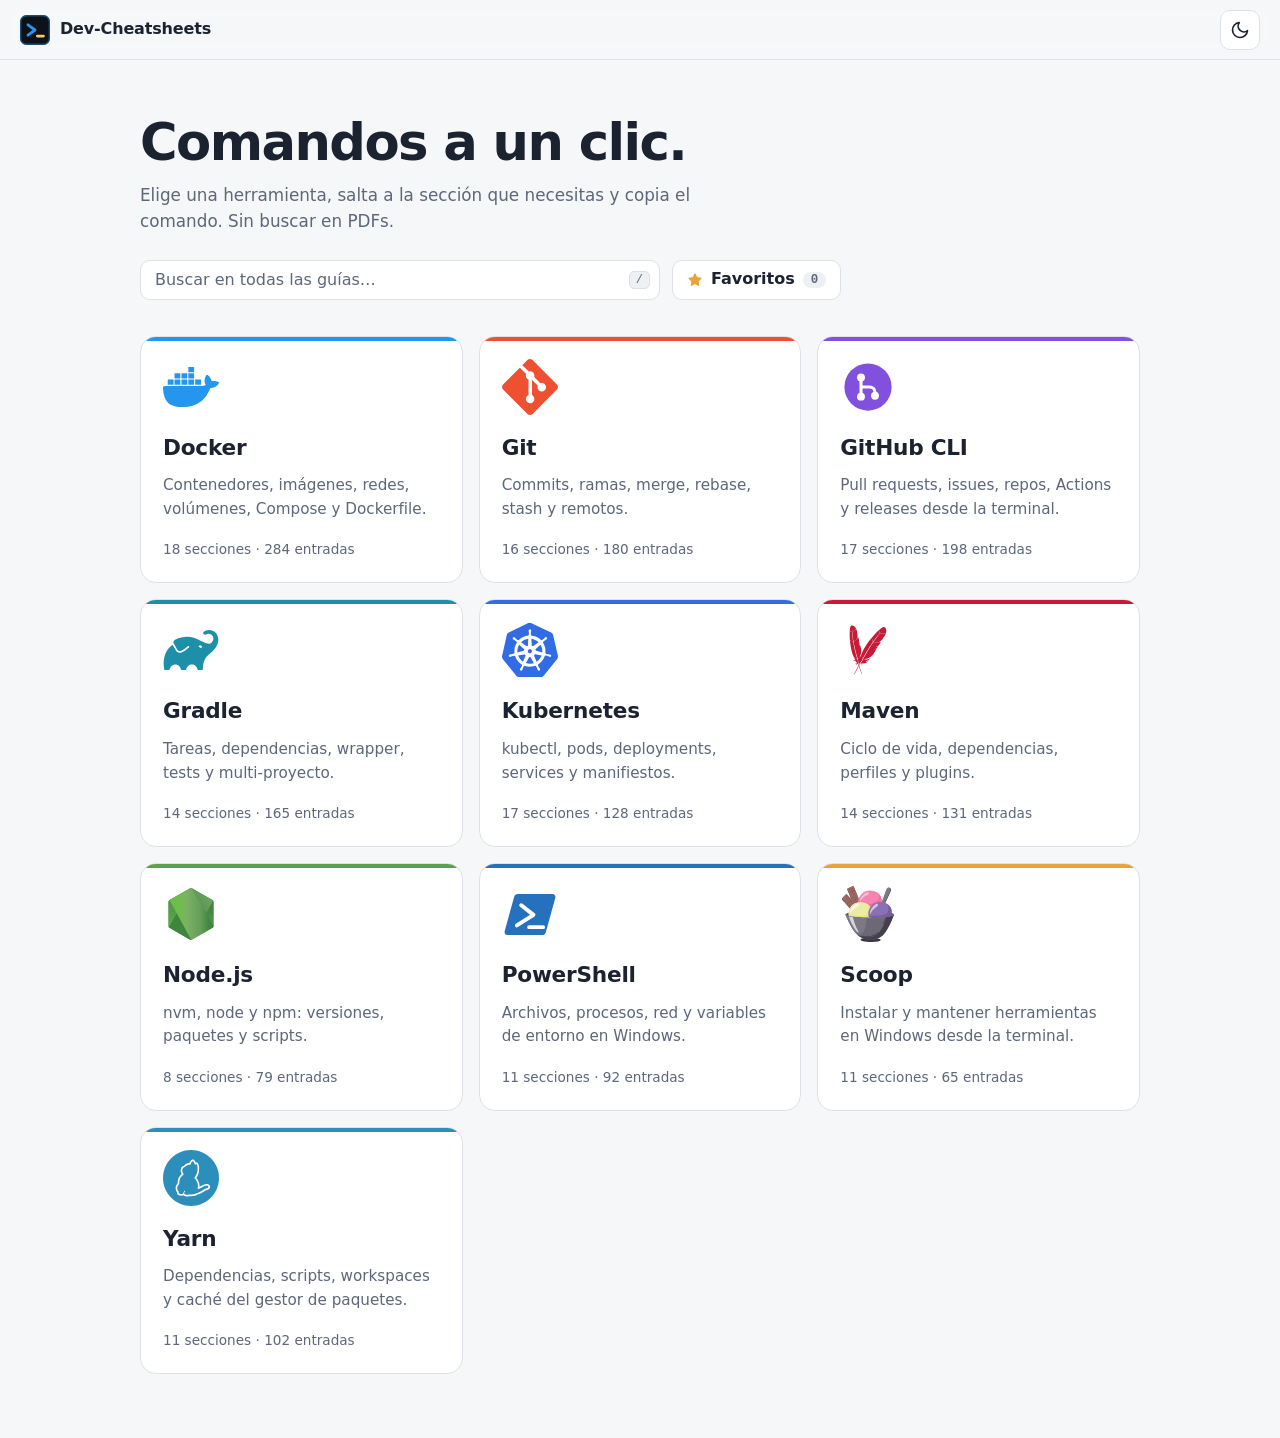
<file: index.html>
<!doctype html>
<html lang="es">
<head>
<meta charset="utf-8">
<meta name="viewport" content="width=device-width, initial-scale=1">
<title>Dev-Cheatsheets</title>
<meta name="description" content="Referencias rápidas de comandos, interactivas y copiables.">
<link rel="icon" href="assets/favicon.svg" type="image/svg+xml">
<link rel="stylesheet" href="assets/style.css">
<script src="assets/common.js"></script>
</head>
<body>
<header class="topbar">
  <a class="brand" href="index.html"><img class="logo" src="assets/favicon.svg" alt="" width="30" height="30">Dev-Cheatsheets</a>
  <span class="spacer"></span>
  <button id="lock" class="icon-btn" type="button" hidden></button>
  <button id="theme" class="icon-btn" type="button"></button>
</header>

<section class="hero">
  <h1>Comandos a un clic.</h1>
  <p>Elige una herramienta, salta a la sección que necesitas y copia el comando. Sin buscar en PDFs.</p>
  <div class="hero-row">
    <div class="search">
      <input id="q" type="search" placeholder="Buscar en todas las guías…" aria-label="Buscar en todas las guías" autocomplete="off">
      <kbd>/</kbd>
    </div>
    <a class="favbtn" href="favoritos.html" title="Ver tus comandos favoritos">
      <svg viewBox="0 0 24 24" fill="currentColor" stroke="currentColor" stroke-width="2" stroke-linejoin="round" aria-hidden="true"><path d="M12 3l2.7 5.6 6.1.9-4.4 4.3 1 6.1L12 17l-5.4 2.9 1-6.1L3.2 9.5l6.1-.9z"/></svg>
      <span>Favoritos</span><span class="badge" id="fav-count">0</span>
    </a>
  </div>
</section>

<div id="grid" class="grid"></div>
<div id="results" class="results" hidden></div>

<script src="data/registry.js"></script>
<script src="assets/logos.js"></script>
<script src="assets/private.js"></script>
<script src="assets/index.js"></script>
</body>
</html>
</file>
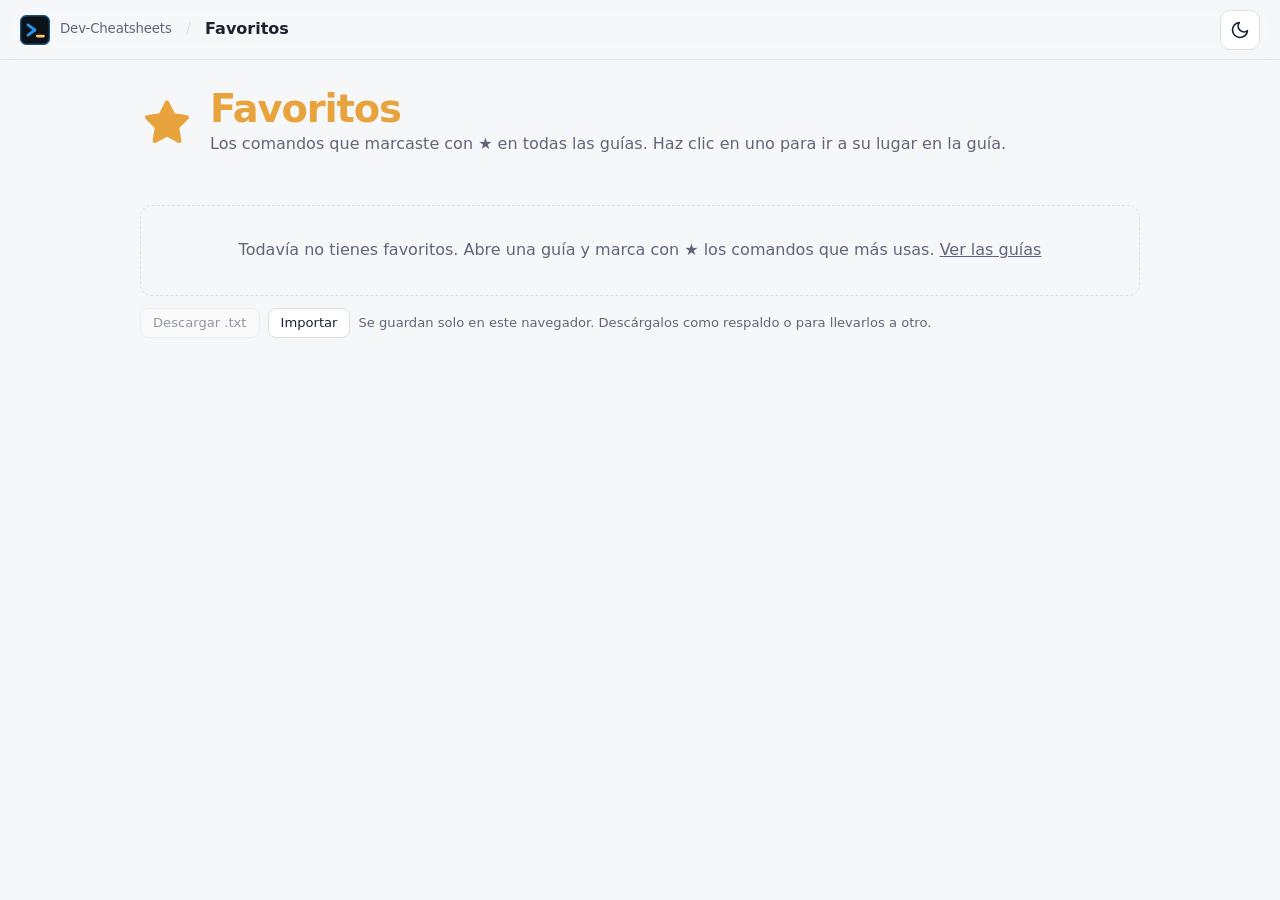
<file: favoritos.html>
<!doctype html>
<html lang="es">
<head>
<meta charset="utf-8">
<meta name="viewport" content="width=device-width, initial-scale=1">
<title>Favoritos · Dev-Cheatsheets</title>
<link rel="icon" href="assets/favicon.svg" type="image/svg+xml">
<link rel="stylesheet" href="assets/style.css">
<script src="assets/common.js"></script>
</head>
<body>
<header class="topbar">
  <a class="brand" href="index.html"><img class="logo" src="assets/favicon.svg" alt="" width="30" height="30"><small class="crumb-hide">Dev-Cheatsheets</small></a>
  <span class="crumb-sep crumb-hide">/</span>
  <strong>Favoritos</strong>
  <span class="spacer"></span>
  <button id="theme" class="icon-btn" type="button"></button>
</header>

<main id="content" class="favpage"></main>

<script src="data/registry.js"></script>
<script src="assets/logos.js"></script>
<script src="assets/favoritos.js"></script>
</body>
</html>
</file>
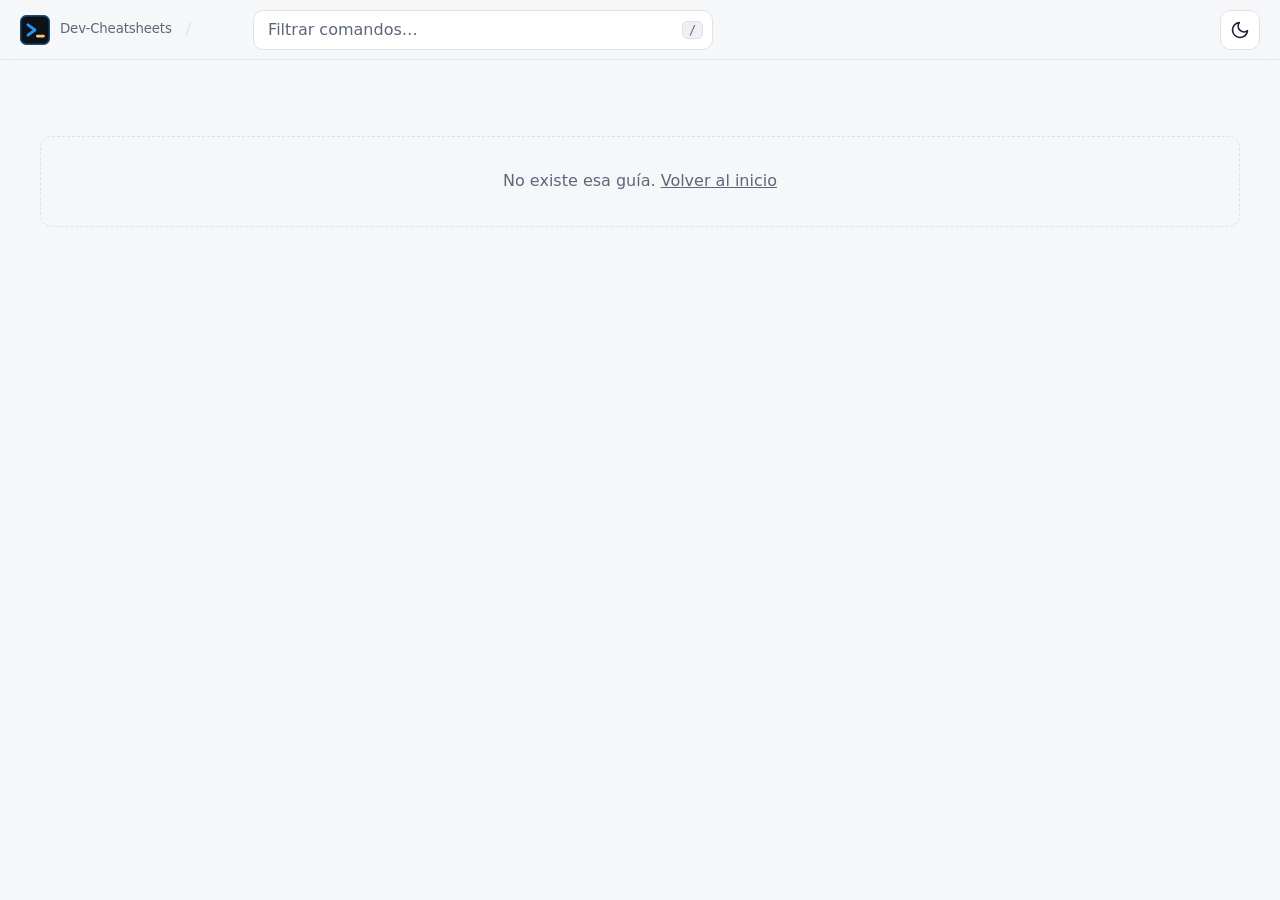
<file: tool.html>
<!doctype html>
<html lang="es">
<head>
<meta charset="utf-8">
<meta name="viewport" content="width=device-width, initial-scale=1">
<title>Guía · Dev-Cheatsheets</title>
<link rel="icon" href="assets/favicon.svg" type="image/svg+xml">
<link rel="stylesheet" href="assets/style.css">
<script src="assets/common.js"></script>
</head>
<body>
<header class="topbar">
  <button id="toc-toggle" class="icon-btn" type="button" aria-label="Abrir índice">
    <svg viewBox="0 0 24 24" fill="none" stroke="currentColor" stroke-width="2" stroke-linecap="round"><path d="M4 6h16M4 12h16M4 18h16"/></svg>
  </button>
  <a class="brand" href="index.html"><img class="logo" src="assets/favicon.svg" alt="" width="30" height="30"><small class="crumb-hide">Dev-Cheatsheets</small></a>
  <span class="crumb-sep crumb-hide">/</span>
  <span id="crumb-logo" class="logo crumb-logo crumb-hide"></span>
  <strong id="crumb" class="crumb-hide"></strong>
  <div class="search">
    <input id="q" type="search" placeholder="Filtrar comandos…" aria-label="Filtrar comandos" autocomplete="off">
    <kbd>/</kbd>
  </div>
  <span class="spacer"></span>
  <button id="priv-export" class="topbtn" type="button" hidden></button>
  <button id="priv-add" class="topbtn" type="button" hidden>+ Comando</button>
  <button id="lock" class="icon-btn" type="button" hidden></button>
  <button id="theme" class="icon-btn" type="button"></button>
</header>

<div id="layout" class="layout">
  <aside class="toc" id="toc" aria-label="Índice"></aside>
  <main id="content"></main>
</div>

<script src="data/registry.js"></script>
<script src="assets/logos.js"></script>
<script src="assets/private.js"></script>
<script src="assets/tool.js"></script>
</body>
</html>
</file>
<file: assets/style.css>
:root {
  --bg: #f6f7f9;
  --surface: #ffffff;
  --surface-2: #eef0f4;
  --border: #dde1e8;
  --text: #1b2230;
  --muted: #5d6779;
  --code-bg: #0f1623;
  --code-text: #e6edf7;
  --code-muted: #6f7d95;
  --ph: #ffc66d;
  --warn-bg: #fff4e0;
  --warn-border: #f0b45a;
  --warn-text: #7a4a00;
  --accent: #2496ed;
  --accent-ink: #ffffff;
  --radius: 12px;
  --header-h: 60px;
  --mono: "Cascadia Code", "Cascadia Mono", Consolas, "SF Mono", Menlo, monospace;
  --sans: "Segoe UI", system-ui, -apple-system, "Helvetica Neue", Arial, sans-serif;
  color-scheme: light;
}
@media (prefers-color-scheme: dark) {
  :root:not([data-theme="light"]) {
    --bg: #0d1219; --surface: #151c27; --surface-2: #1c2533; --border: #263043;
    --text: #e7ecf4; --muted: #93a0b6; --code-bg: #090d14;
    --warn-bg: #2b2210; --warn-border: #8a6420; --warn-text: #f3d08a;
    color-scheme: dark;
  }
}
:root[data-theme="dark"] {
  --bg: #0d1219; --surface: #151c27; --surface-2: #1c2533; --border: #263043;
  --text: #e7ecf4; --muted: #93a0b6; --code-bg: #090d14;
  --warn-bg: #2b2210; --warn-border: #8a6420; --warn-text: #f3d08a;
  color-scheme: dark;
}

* { box-sizing: border-box; }
[hidden] { display: none !important; }
.logo svg { width: 100%; height: 100%; display: block; }
html { scroll-behavior: smooth; }
@media (prefers-reduced-motion: reduce) { html { scroll-behavior: auto; } * { transition: none !important; } }
body { margin: 0; background: var(--bg); color: var(--text); font: 16px/1.55 var(--sans); }
a { color: inherit; }
button { font: inherit; color: inherit; cursor: pointer; }
:focus-visible { outline: 2px solid var(--accent); outline-offset: 2px; }

/* ---------- header ---------- */
.topbar {
  position: sticky; top: 0; z-index: 30; height: var(--header-h);
  display: flex; align-items: center; gap: 14px; padding: 0 20px;
  background: color-mix(in srgb, var(--bg) 88%, transparent);
  backdrop-filter: blur(10px); border-bottom: 1px solid var(--border);
}
.brand { display: flex; align-items: center; gap: 10px; text-decoration: none; font-weight: 700; letter-spacing: -.01em; }
.brand small { color: var(--muted); font-weight: 500; }
.brand .logo { width: 30px; height: 30px; color: var(--accent); flex: none; }
.crumb-sep { color: var(--border); }
.crumb-logo { width: 20px; height: 20px; color: var(--accent); flex: none; }
.spacer { flex: 1; }
.search {
  position: relative; flex: 1; max-width: 460px;
}
.search input {
  width: 100%; height: 40px; padding: 0 44px 0 14px; border-radius: 10px;
  border: 1px solid var(--border); background: var(--surface); color: var(--text); font: inherit;
}
.search input::placeholder { color: var(--muted); }
.search kbd {
  position: absolute; right: 10px; top: 50%; transform: translateY(-50%);
  font: 12px var(--mono); color: var(--muted); border: 1px solid var(--border);
  border-radius: 5px; padding: 1px 6px; background: var(--surface-2); pointer-events: none;
}
.icon-btn {
  width: 40px; height: 40px; display: grid; place-items: center; flex: none;
  border: 1px solid var(--border); border-radius: 10px; background: var(--surface);
}
.icon-btn:hover { background: var(--surface-2); }
.icon-btn svg { width: 20px; height: 20px; }
#toc-toggle { display: none; }

/* ---------- index (página padre) ---------- */
.hero { max-width: 1040px; margin: 0 auto; padding: 56px 20px 12px; }
.hero h1 { font-size: clamp(2rem, 4vw + 1rem, 3.2rem); line-height: 1.05; margin: 0 0 12px; letter-spacing: -.03em; }
.hero p { margin: 0; color: var(--muted); max-width: 56ch; font-size: 1.05rem; }
.hero .search { max-width: 520px; margin-top: 26px; }
.grid {
  max-width: 1040px; margin: 0 auto; padding: 24px 20px 64px;
  display: grid; grid-template-columns: repeat(auto-fill, minmax(280px, 1fr)); gap: 16px;
}
.card {
  --accent: #2496ed;
  position: relative; display: flex; flex-direction: column; gap: 10px; padding: 22px;
  background: var(--surface); border: 1px solid var(--border); border-radius: 16px;
  text-decoration: none; overflow: hidden; transition: transform .18s, border-color .18s, box-shadow .18s;
}
.card::before { content: ""; position: absolute; inset: 0 0 auto 0; height: 4px; background: var(--accent); }
a.card:hover { transform: translateY(-3px); border-color: var(--accent); box-shadow: 0 10px 28px -14px var(--accent); }
.card .logo { width: 56px; height: 56px; color: var(--accent); }
.card h2 { margin: 6px 0 0; font-size: 1.35rem; letter-spacing: -.01em; }
.card p { margin: 0; color: var(--muted); font-size: .95rem; }
.card .meta { margin-top: auto; padding-top: 8px; font-size: .85rem; color: var(--muted); display: flex; gap: 8px; align-items: center; }
.pill { font-size: .75rem; padding: 2px 9px; border-radius: 999px; background: var(--surface-2); border: 1px solid var(--border); }
.card .pill { color: var(--accent); border-color: color-mix(in srgb, var(--accent) 45%, var(--border)); }

/* página de una guía que aún no está lista */
.construction { grid-column: 1 / -1; display: flex; flex-direction: column; align-items: center; text-align: center; gap: 12px; padding: 88px 0 96px; }
.construction .logo { width: 88px; height: 88px; color: var(--accent); }
.construction h1 { margin: 6px 0 0; font-size: clamp(2rem, 4vw + 1rem, 3rem); letter-spacing: -.03em; color: var(--accent); }
.construction p { margin: 0; color: var(--muted); max-width: 46ch; }
.construction .hint { margin-bottom: 10px; }
.pill.big { font-size: .9rem; padding: 5px 16px; color: var(--accent); border-color: var(--accent); }
.construction .navbtn { text-decoration: none; max-width: none; }
.results { max-width: 1040px; margin: 0 auto; padding: 0 20px 64px; }
.results h2 { font-size: 1rem; color: var(--muted); font-weight: 600; margin: 8px 0 12px; }
.hit {
  display: block; padding: 12px 14px; margin-bottom: 8px; text-decoration: none;
  background: var(--surface); border: 1px solid var(--border); border-radius: 10px;
}
.hit:hover { border-color: var(--accent); }
.hit code { font: 13.5px var(--mono); word-break: break-all; }
.hit small { display: block; color: var(--muted); margin-top: 2px; }
.hit .tag { color: var(--accent); font-weight: 600; }

/* ---------- perfil privado ---------- */
.dlg { width: min(380px, calc(100vw - 32px)); padding: 24px; border: 1px solid var(--border); border-radius: 16px; background: var(--surface); color: var(--text); }
.dlg::backdrop { background: rgb(0 0 0 / .5); }
.dlg h2 { margin: 0 0 6px; font-size: 1.25rem; }
.dlg p { margin: 0 0 14px; color: var(--muted); font-size: .95rem; }
.dlg input, .dlg select, .dlg textarea { width: 100%; margin-bottom: 8px; padding: 0 12px; border-radius: 10px; border: 1px solid var(--border); background: var(--bg); color: var(--text); font: inherit; }
.dlg input, .dlg select { height: 40px; }
.dlg textarea { padding: 10px 12px; font-family: var(--mono); font-size: .9rem; resize: vertical; }
.dlg-list { margin: 0 0 8px; padding-left: 18px; max-height: 180px; overflow: auto; font-size: .88rem; }
.topbtn { flex: none; height: 40px; padding: 0 14px; border: 1px solid var(--border); border-radius: 10px; background: var(--surface); font-weight: 600; }
.topbtn:hover { background: var(--surface-2); }
#priv-export { color: var(--accent); border-color: var(--accent); }
.pill.local { color: var(--accent); border-color: var(--accent); }
.local-row { display: flex; align-items: center; gap: 10px; margin-top: 8px; }
.dlg .dlg-err { min-height: 1.4em; margin: 8px 0 0; color: #d64545; font-size: .88rem; }
.dlg-btns { display: flex; justify-content: flex-end; gap: 8px; margin-top: 8px; }
#lock.on { color: var(--accent); border-color: var(--accent); }

/* ---------- favoritos ---------- */
.hero-row { display: flex; align-items: center; gap: 12px; margin-top: 26px; }
.hero-row .search { flex: 1; max-width: 520px; margin-top: 0; }
.favbtn {
  flex: none; height: 40px; padding: 0 14px; display: inline-flex; align-items: center; gap: 8px;
  border: 1px solid var(--border); border-radius: 10px; background: var(--surface); text-decoration: none; font-weight: 600;
}
.favbtn svg { width: 16px; height: 16px; color: #e8a33d; }
.favbtn:hover { border-color: #e8a33d; }
.badge { font: 600 .78rem var(--mono); color: var(--muted); background: var(--surface-2); border-radius: 999px; padding: 1px 8px; }

/* página de favoritos */
.favpage { max-width: 1040px; margin: 0 auto; padding: 28px 20px 80px; }
.favpage .tool-head .logo { color: #e8a33d; }
.fav-group { margin-top: 32px; }
.fav-group h2 { display: flex; align-items: center; gap: 10px; margin: 0 0 12px; font-size: 1.25rem; letter-spacing: -.01em; }
.fav-group h2 .logo { width: 26px; height: 26px; color: var(--accent); flex: none; }
.fav-list { display: grid; gap: 8px; }
.fav-row { display: flex; align-items: center; gap: 8px; padding: 8px 8px 8px 12px; background: var(--surface); border: 1px solid var(--border); border-radius: 10px; }
.fav-row:hover { border-color: var(--accent); }
.fav-link { flex: 1; min-width: 0; text-decoration: none; }
.fav-link code { font: 13.5px var(--mono); word-break: break-all; }
.fav-link small { display: block; color: var(--muted); }
.fav-link .tag { font-weight: 600; }
.fav-copy, .favs-btn {
  flex: none; height: 30px; padding: 0 12px; font-size: .82rem; border-radius: 8px;
  border: 1px solid var(--border); background: var(--surface); color: var(--text);
}
.fav-copy:hover, .favs-btn:hover:not(:disabled) { border-color: var(--accent); color: var(--accent); }
.favs-btn:disabled { opacity: .45; cursor: not-allowed; }
.favs-btn.primary { background: var(--accent); border-color: var(--accent); color: var(--accent-ink); }
.favs-btn.primary:hover { color: var(--accent-ink); opacity: .9; }
.favs-tools { display: flex; flex-wrap: wrap; align-items: center; gap: 8px; margin-top: 12px; }
.favs-note { color: var(--muted); font-size: .82rem; }
.favs-empty { margin: 4px 0 0; color: var(--muted); font-size: .93rem; }
.favs-importbox { display: flex; flex-direction: column; align-items: flex-start; gap: 8px; margin-top: 10px; }
.favs-import {
  width: 100%; padding: 10px 12px; font: 12.5px/1.5 var(--mono); resize: vertical; border-radius: 9px;
  border: 1px solid var(--border); background: var(--bg); color: var(--text);
}
.favs-msg { margin: 8px 0 0; min-height: 1.3em; font-size: .88rem; color: var(--muted); }

/* vista de favoritos dentro de una guía */
.toc a.favlink .star { display: inline-block; width: 14px; height: 14px; margin-right: 8px; vertical-align: -2px; color: #e8a33d; }
.toc a.favlink .star svg { width: 100%; height: 100%; display: block; }
.fav-link:hover code { color: var(--accent); }

/* estrella dentro de cada comando */
.fav {
  flex: none; margin: 6px 0 0; width: 30px; height: 30px; display: grid; place-items: center; padding: 0;
  border-radius: 7px; border: 1px solid #2a364b; background: #182131; color: #8fa0bb;
}
.fav svg { width: 15px; height: 15px; }
.fav:hover { background: #22304a; color: #ffc66d; }
.fav.on { color: #ffc66d; border-color: #6b5220; }
.fav-row .fav { margin: 0; }
.code.small .fav { margin-top: 3px; height: 26px; }

/* ---------- página de herramienta ---------- */
.layout { max-width: 1240px; margin: 0 auto; display: grid; grid-template-columns: 270px minmax(0, 1fr); gap: 36px; padding: 0 20px; }
.toc { position: sticky; top: var(--header-h); align-self: start; max-height: calc(100vh - var(--header-h)); overflow: auto; padding: 24px 0 32px; }
.toc h2 { font-size: .75rem; letter-spacing: .09em; text-transform: uppercase; color: var(--muted); margin: 0 0 10px 12px; }
.toc a {
  display: flex; justify-content: space-between; gap: 10px; align-items: baseline;
  padding: 7px 12px; border-radius: 8px; text-decoration: none; color: var(--muted); font-size: .93rem;
  border-left: 3px solid transparent;
}
.toc a:hover { background: var(--surface-2); color: var(--text); }
.toc a.active { color: var(--text); background: var(--surface); border-left-color: var(--accent); font-weight: 600; }
.toc a.dim { opacity: .35; }
.toc .n { font: 12px var(--mono); color: var(--muted); }

main { padding: 28px 0 80px; min-width: 0; }
.tool-head { display: flex; align-items: center; gap: 16px; margin-bottom: 8px; }
.tool-head .logo { width: 54px; height: 54px; color: var(--accent); }
.tool-head h1 { margin: 0; font-size: clamp(1.7rem, 3vw + .6rem, 2.4rem); letter-spacing: -.03em; line-height: 1.1; color: var(--accent); }
.tool-head p { margin: 2px 0 0; color: var(--muted); }
.status { margin: 14px 0 0; color: var(--muted); font-size: .9rem; min-height: 1.4em; }

/* navegación anterior / siguiente: se oculta al buscar */
.secnav { display: flex; justify-content: space-between; gap: 12px; margin-top: 28px; }
body.searching .secnav { display: none; }
.navbtn {
  max-width: 48%; padding: 12px 16px; text-align: left; border-radius: 10px; font-weight: 600;
  background: var(--surface); border: 1px solid var(--border); color: var(--text);
}
.navbtn.next { margin-left: auto; text-align: right; }
.navbtn:hover { border-color: var(--accent); color: var(--accent); }
section.sec.off { display: none; }

.note {
  margin: 16px 0 0; padding: 12px 14px; border-radius: 10px; font-size: .93rem;
  background: var(--surface); border: 1px solid var(--border); border-left: 4px solid var(--accent);
}
.note.warn, .warn { background: var(--warn-bg); border-color: var(--warn-border); color: var(--warn-text); }
.note.warn { border-left-color: var(--warn-border); }

section.sec { padding-top: 56px; scroll-margin-top: calc(var(--header-h) + 8px); }
section.sec > h2 {
  display: flex; align-items: baseline; gap: 14px; margin: 0 0 6px; padding-bottom: 12px;
  font-size: clamp(1.6rem, 1.6vw + 1rem, 2.15rem); line-height: 1.15; letter-spacing: -.025em; font-weight: 800;
  color: var(--accent); border-bottom: 2px solid color-mix(in srgb, var(--accent) 35%, var(--border));
}
section.sec > h2 .num {
  font: 700 1rem var(--mono); color: var(--accent-ink); background: var(--accent);
  padding: 3px 9px; border-radius: 7px; align-self: center; letter-spacing: 0;
}
section.sec > h2 .count { margin-left: auto; font: 500 .8rem var(--sans); color: var(--muted); }

.item { margin-top: 14px; padding: 14px; background: var(--surface); border: 1px solid var(--border); border-radius: var(--radius); }
.item .desc { margin: 10px 2px 0; color: var(--text); font-size: .95rem; }
.item .alias { margin-top: 10px; display: flex; gap: 10px; align-items: center; flex-wrap: wrap; }
.item .alias .lbl { font-size: .78rem; text-transform: uppercase; letter-spacing: .06em; color: var(--muted); }
.item .warn { margin-top: 10px; padding: 8px 12px; border-radius: 8px; border: 1px solid var(--warn-border); font-size: .9rem; }
.item .warn::before { content: "⚠ "; }
.item.hidden, section.sec.hidden { display: none; }

/* Pestañas por sistema operativo en las secciones de instalación */
.os-tabs { display: flex; gap: 8px; flex-wrap: wrap; margin-top: 18px; }
.os-tab {
  display: inline-flex; align-items: center; gap: 8px; padding: 9px 16px; cursor: pointer;
  font: 600 .92rem var(--sans); color: var(--muted); background: var(--surface);
  border: 1px solid var(--border); border-radius: 999px;
}
.os-tab:hover { border-color: var(--accent); color: var(--accent); }
.os-tab.on { background: var(--accent); border-color: var(--accent); color: var(--accent-ink); }
.os-tab .os-n { font: 500 .75rem var(--sans); padding: 1px 7px; border-radius: 999px; background: rgba(127,127,127,.18); }
.os-tab.on .os-n { background: rgba(255,255,255,.25); }
.item.so-off { display: none; }
body.searching .item.so-off:not(.hidden) { display: block; } /* al buscar se ven todos los sistemas */

/* comando ubicado desde un favorito o una búsqueda: se ilumina y se apaga solo a los 5 s */
.item.flash { animation: flash 5s ease-out; }
@keyframes flash {
  0%, 65% {
    border-color: var(--accent);
    box-shadow: 0 0 0 4px color-mix(in srgb, var(--accent) 40%, transparent);
    background: color-mix(in srgb, var(--accent) 14%, var(--surface));
  }
  100% { border-color: var(--border); box-shadow: 0 0 0 0 transparent; background: var(--surface); }
}
@media (prefers-reduced-motion: reduce) {
  .item.flash {
    animation: none; border-color: var(--accent);
    box-shadow: 0 0 0 4px color-mix(in srgb, var(--accent) 40%, transparent);
  }
}

.code {
  position: relative; display: flex; align-items: flex-start; gap: 8px;
  background: var(--code-bg); color: var(--code-text); border-radius: 9px; padding: 0 0 0 14px;
}
.code pre { margin: 0; flex: 1; min-width: 0; overflow-x: auto; padding: 12px 0; font: 13.5px/1.55 var(--mono); tab-size: 2; }
.code code { font: inherit; }
.code:not(.plain) pre code::before { content: "$ "; color: var(--code-muted); user-select: none; }
.code.plain pre code::before { content: none; }
.code .ph { color: var(--ph); cursor: text; border-bottom: 1px dashed currentColor; border-radius: 3px; outline: none; }
.code .ph:hover { background: #ffc66d22; }
.code .ph:focus { background: #ffc66d33; border-bottom-style: solid; }
.code .ph.filled { color: #7ee2a8; border-bottom-style: solid; }

/* contenido enriquecido: intro, pasos, salida de ejemplo y consejos */
.intro { margin: 10px 0 0; color: var(--muted); max-width: 70ch; }
.items.pasos { counter-reset: paso; }
.pasos .item { counter-increment: paso; position: relative; padding-left: 62px; }
.pasos .item::before {
  content: counter(paso); position: absolute; left: 14px; top: 14px; width: 32px; height: 32px; border-radius: 50%;
  display: grid; place-items: center; background: var(--accent); color: var(--accent-ink); font: 700 .95rem var(--mono);
}
.ej { margin-top: 10px; }
.ej .lbl { font-size: .78rem; text-transform: uppercase; letter-spacing: .06em; color: var(--muted); }
.ej pre {
  margin: 4px 0 0; padding: 10px 14px; overflow-x: auto; background: var(--surface-2); border: 1px solid var(--border);
  border-radius: 9px; font: 12.5px/1.5 var(--mono); color: var(--muted);
}
.tip {
  margin-top: 10px; padding: 8px 12px; border-radius: 8px; font-size: .9rem;
  background: color-mix(in srgb, var(--accent) 12%, var(--surface)); border: 1px solid color-mix(in srgb, var(--accent) 35%, var(--border));
}
.tip::before { content: "💡 "; }
.copy {
  flex: none; margin: 6px 6px 0 0; height: 30px; padding: 0 10px; display: inline-flex; align-items: center; gap: 6px;
  font-size: .78rem; border-radius: 7px; border: 1px solid #2a364b; background: #182131; color: #b8c4d8;
}
.copy:hover { background: #22304a; color: #fff; }
.copy svg { width: 14px; height: 14px; }
.copy.ok { background: #14532d; border-color: #1f7a45; color: #d5f7e1; }
.code.small pre { padding: 8px 0; font-size: 12.5px; }
.code.small { display: inline-flex; max-width: 100%; }
.code.small .copy { margin-top: 3px; height: 26px; }

.glosario { display: grid; grid-template-columns: repeat(auto-fill, minmax(300px, 1fr)); gap: 12px; margin-top: 14px; }
.glosario .item { margin: 0; }
.glosario dt { font-weight: 700; margin-bottom: 4px; }
.glosario dd { margin: 0; color: var(--muted); font-size: .93rem; }

.empty { margin-top: 48px; padding: 32px; text-align: center; color: var(--muted); border: 1px dashed var(--border); border-radius: var(--radius); }
.hl { background: color-mix(in srgb, var(--accent) 30%, transparent); border-radius: 3px; }

/* ---------- responsive ---------- */
@media (max-width: 900px) {
  .layout { grid-template-columns: minmax(0, 1fr); gap: 0; }
  #toc-toggle { display: grid; }
  .toc {
    position: fixed; z-index: 40; top: var(--header-h); left: 0; bottom: 0; width: min(310px, 86vw);
    max-height: none; padding: 16px 12px; background: var(--bg); border-right: 1px solid var(--border);
    transform: translateX(-102%); transition: transform .2s;
  }
  body.toc-open .toc { transform: none; }
  body.toc-open::after { content: ""; position: fixed; inset: var(--header-h) 0 0 0; background: #0006; z-index: 35; }
  .search kbd { display: none; }
  .crumb-hide { display: none; }
}
@media (max-width: 560px) {
  .topbar { padding: 0 12px; gap: 8px; }
  .layout, .hero, .grid, .results, .favpage { padding-left: 16px; padding-right: 16px; }
  .hero-row { flex-wrap: wrap; }
  .hero-row .search { flex-basis: 100%; max-width: none; }
  .brand small { display: none; }
  .copy span { display: none; }
}
</file>
